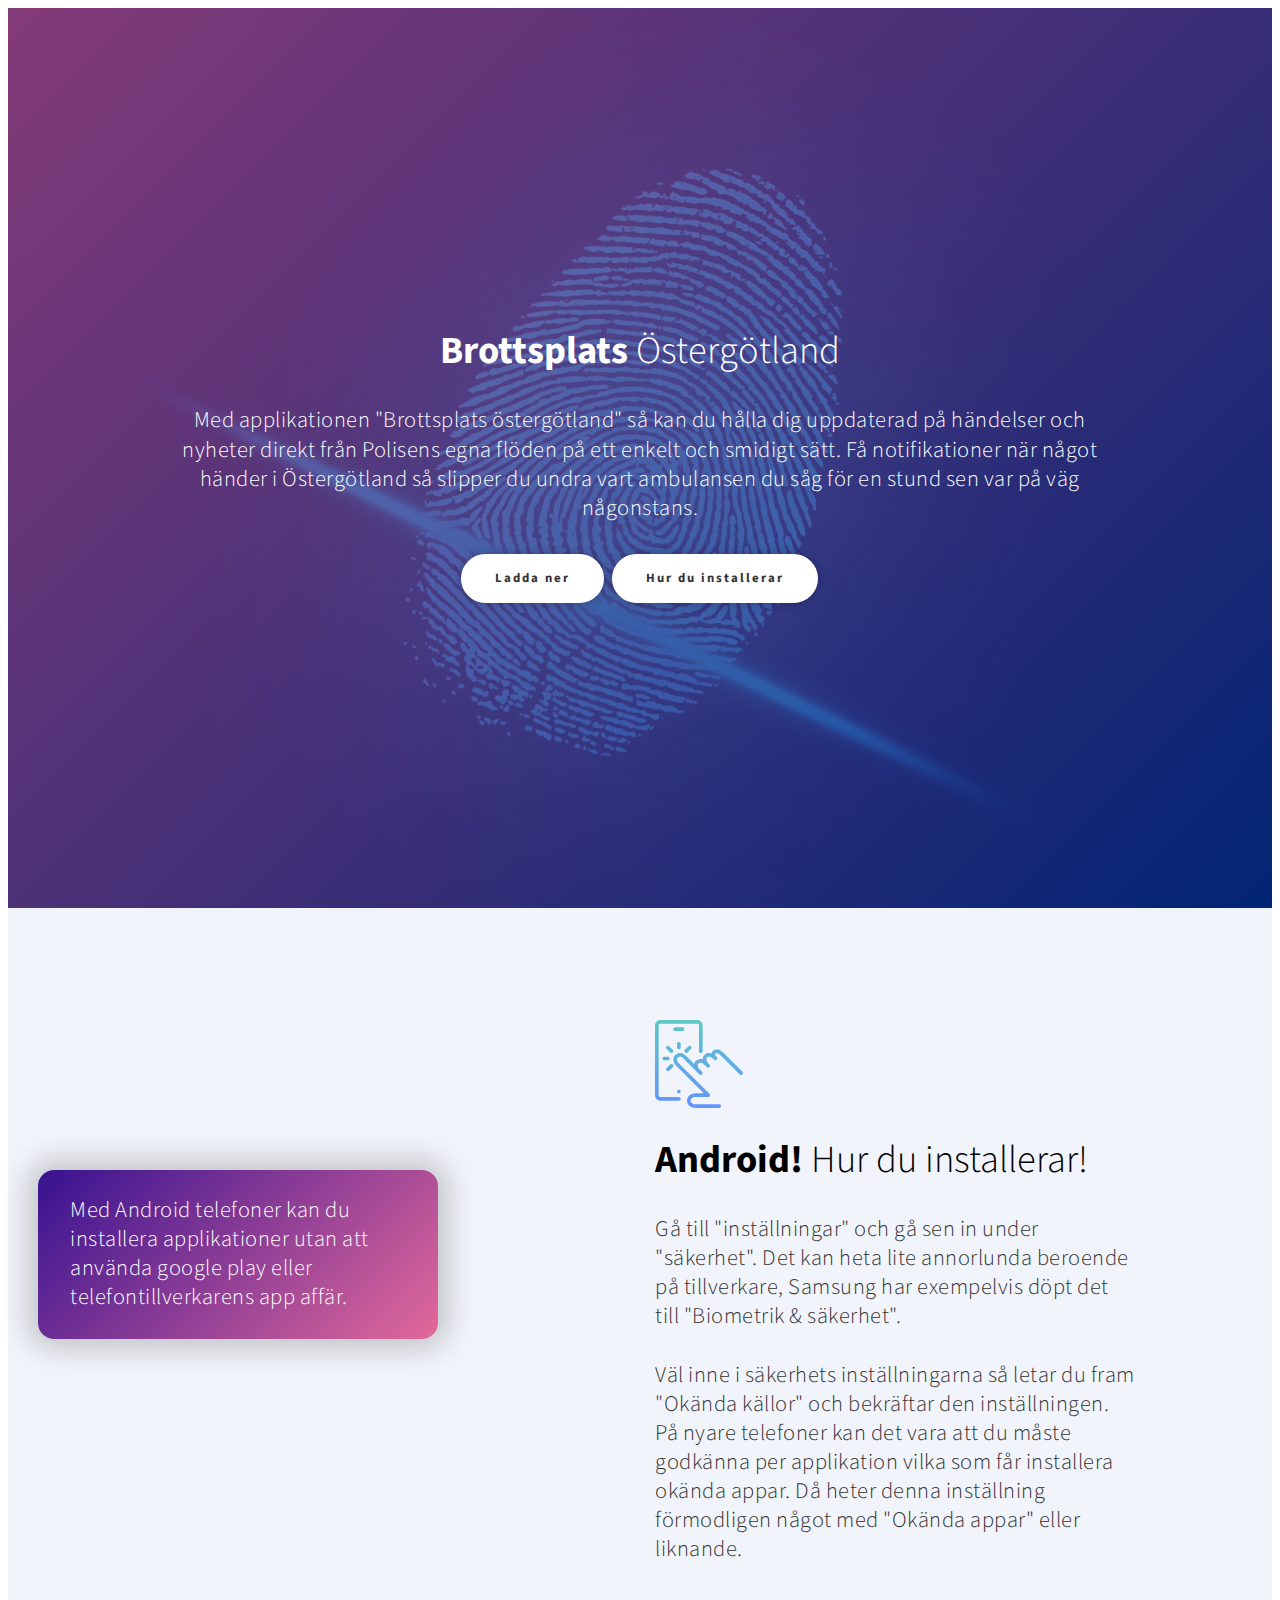
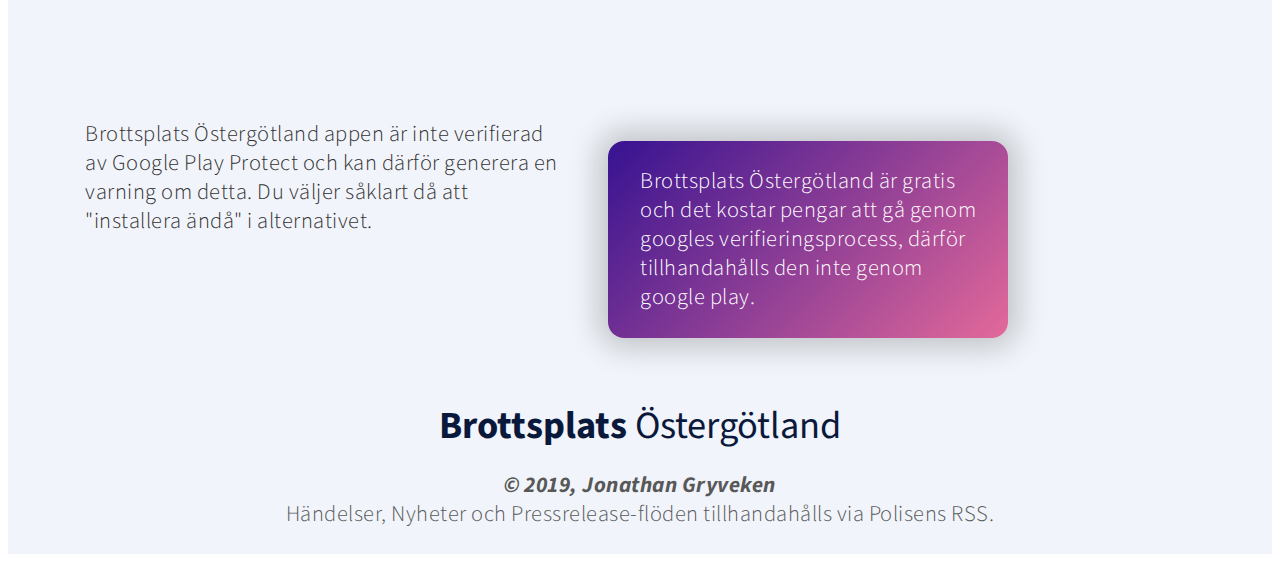
<file: index.html>
<!DOCTYPE html>
<html amp >
<head>
  <!-- Site made with Mobirise Website Builder v4.10.8, https://mobirise.com -->
  <meta charset="UTF-8">
  <meta http-equiv="X-UA-Compatible" content="IE=edge">
  <meta name="generator" content="Mobirise v4.10.8, mobirise.com">
  <meta name="viewport" content="width=device-width, initial-scale=1, minimum-scale=1">
  <link rel="shortcut icon" href="assets/images/adobe-post-20190907-130420-128x128.png" type="image/x-icon">
  <meta name="description" content="">
  
  <title>Crimewatch Region East</title>
  
<link rel="canonical" href="./">
 <style amp-boilerplate>body{-webkit-animation:-amp-start 8s steps(1,end) 0s 1 normal both;-moz-animation:-amp-start 8s steps(1,end) 0s 1 normal both;-ms-animation:-amp-start 8s steps(1,end) 0s 1 normal both;animation:-amp-start 8s steps(1,end) 0s 1 normal both}@-webkit-keyframes -amp-start{from{visibility:hidden}to{visibility:visible}}@-moz-keyframes -amp-start{from{visibility:hidden}to{visibility:visible}}@-ms-keyframes -amp-start{from{visibility:hidden}to{visibility:visible}}@-o-keyframes -amp-start{from{visibility:hidden}to{visibility:visible}}@keyframes -amp-start{from{visibility:hidden}to{visibility:visible}}</style>
<noscript><style amp-boilerplate>body{-webkit-animation:none;-moz-animation:none;-ms-animation:none;animation:none}</style></noscript>
<link href="https://fonts.googleapis.com/css?family=Source+Sans+Pro:200,300,400,500,600,700&subset=cyrillic" rel="stylesheet">
 
 <style amp-custom> 
div,span,h1,h2,h3,h4,h5,h6,p,blockquote,a,ol,ul,li,figcaption,textarea,input{font: inherit;}*{box-sizing: border-box;}body{position: relative;font-style: normal;line-height: 1.5;font-weight: 300;}section{background-color: #eeeeee;background-position: 50% 50%;background-repeat: no-repeat;background-size: cover;}section,.container,.container-fluid{position: relative;word-wrap: break-word;}a.mbr-iconfont:hover{text-decoration: none;}h1,h2,h3{margin: auto;}h1,h3,p{padding: 10px 0;margin-bottom: 15px;}p,li,blockquote{color: #15181b;letter-spacing: 0.5px;line-height: 1.7;}ul,ol,pre,blockquote{margin-bottom: 0;margin-top: 0;}pre{background: #f4f4f4;padding: 10px 24px;white-space: pre-wrap;}p{margin-top: 0;}a{font-style: normal;font-weight: 400;cursor: pointer;}a,a:hover{text-decoration: none;}figure{margin-bottom: 0;}h1,h2,h3,h4,h5,h6,.h1,.h2,.h3,.h4,.h5,.h6,.display-1,.display-2,.display-3,.display-4{line-height: 1;word-break: break-word;word-wrap: break-word;}b,strong{font-weight: bold;}blockquote{padding: 10px 0 10px 20px;position: relative;border-left: 3px solid;}input:-webkit-autofill,input:-webkit-autofill:hover,input:-webkit-autofill:focus,input:-webkit-autofill:active{transition-delay: 9999s;transition-property: background-color,color;}html,body{height: auto;min-height: 100vh;}.mbr-section-title{font-style: normal;line-height: 70px;}.mbr-section-subtitle{line-height: 1.3;}.mbr-text{font-style: normal;line-height: 1.3;}.btn{font-weight: 700;border-width: 2px;border-style: solid;font-style: normal;letter-spacing: 2px;margin: .4rem .25rem;white-space: normal;transition: all .3s ease-in-out,box-shadow 2s ease-in-out;display: -webkit-inline-flex;display: inline-flex;-webkit-align-items: center;align-items: center;-webkit-justify-content: center;justify-content: center;word-break: break-word;box-shadow: 0px 0px 8px 1px rgba(0,0,0,0.2);}.popover-content .btn{box-shadow: none;}.btn-arrow{font-weight: 400;border-width: 0px;border-style: solid;background: none;font-style: normal;letter-spacing: 2px;margin: .4rem .25rem;white-space: normal;transition: all .3s ease-in-out,box-shadow 2s ease-in-out;display: -webkit-inline-flex;display: inline-flex;-webkit-align-items: center;align-items: center;-webkit-justify-content: center;justify-content: center;word-break: break-word;}.btn-form{border-radius: 3px;}.btn-form:hover{cursor: pointer;}.mbr-figure img,.mbr-figure iframe{display: block;width: 100%;}.card{background-color: transparent;border: none;}.card-wrapper{-webkit-flex: 1;flex: 1;}.card-img{text-align: center;-webkit-flex-shrink: 0;flex-shrink: 0;}.media{max-width: 100%;margin: 0 auto;}.mbr-figure{-ms-flex-item-align: center;-ms-grid-row-align: center;-webkit-align-self: center;align-self: center;}.media-container > div{max-width: 100%;}.mbr-figure img,.card-img img{width: 100%;}@media (max-width: 991px){.media-size-item{width: auto;}.media{width: auto;}.mbr-figure{width: 100%;}}.amp-carousel-button:hover{cursor: pointer;}.video-with-lightbox .iconbox:hover{cursor: pointer;}.hidden{visibility: hidden;}.super-hide{display: none;}.inactive{-webkit-user-select: none;-moz-user-select: none;-ms-user-select: none;user-select: none;pointer-events: none;-webkit-user-drag: none;user-drag: none;}textarea[type="hidden"]{display: none;}#scrollToTop{display: none;}.popover-content ul.show{min-height: 155px;}.mbr-white{color: #ffffff;}.mbr-black{color: #000000;}.mbr-bg-white{background-color: #ffffff;}.mbr-bg-black{background-color: #000000;}.align-left{text-align: left;}.align-center{text-align: center;}.align-right{text-align: right;}@media (max-width: 767px){.align-left,.align-center,.align-right,.mbr-section-btn,.mbr-section-title{text-align: center;}}.mbr-light{font-weight: 300;}.mbr-regular{font-weight: 400;}.mbr-semibold{font-weight: 500;}.mbr-bold{font-weight: 700;}.mbr-section-btn{margin-left: -.25rem;margin-right: -.25rem;font-size: 0;}nav .mbr-section-btn{margin-left: 0rem;margin-right: 0rem;}.btn .mbr-iconfont,.btn.btn-sm .mbr-iconfont{cursor: pointer;margin-right: 0.5rem;}.btn.btn-md .mbr-iconfont,.btn.btn-md .mbr-iconfont{margin-right: 0.8rem;}[type="submit"]{-webkit-appearance: none;}.mbr-fullscreen .mbr-overlay{min-height: 100vh;}.mbr-fullscreen{display: -webkit-flex;display: -moz-flex;display: -ms-flex;display: -o-flex;display: flex;-webkit-align-items: center;align-items: center;min-height: 100vh;box-sizing: border-box;padding-top: 3rem;padding-bottom: 3rem;}.mbr-overlay{width: 100%;height: 100%;position: absolute;top: 0;}section.sidebar-open:before{content: '';position: fixed;top: 0;bottom: 0;right: 0;left: 0;background-color: rgba(0,0,0,0.2);z-index: 1040;}form input,form textarea,form select{padding: 1rem;width: 100%;border: none;border-bottom: 2px solid lightgray;background-color: transparent;}form input:focus,form textarea:focus,form select:focus{outline: none;}form input[type="checkbox"],form input[type="radio"]{border: none;background: none;width: auto;}form textarea.field-input{height: 200px;}form .btn,form .mbr-section-btn{margin-left: 0;margin-right: 0;}form .fieldset{display: -webkit-flex;display: flex;-webkit-justify-content: center;justify-content: center;-webkit-flex-wrap: wrap;flex-wrap: wrap;-webkit-align-items: center;align-items: center;}amp-img img{max-height: 100%;max-width: 100%;}img.mbr-temp{width: 100%;}.is-builder .nodisplay + img[async],.is-builder .nodisplay + img[decoding="async"],.is-builder amp-img > a + img[async],.is-builder amp-img > a + img[decoding="async"]{display: none;}html:not(.is-builder) amp-img > a{position: absolute;top: 0;bottom: 0;left: 0;right: 0;z-index: 1;}.is-builder .temp-amp-sizer{position: absolute;}.is-builder amp-youtube .temp-amp-sizer,.is-builder amp-vimeo .temp-amp-sizer{position: static;}.is-builder section.horizontal-menu .ampstart-btn{display: none;}@media (max-width: 991px){.is-builder section.horizontal-menu .navbar-toggler{display: block;}}.is-builder section.horizontal-menu .dropdown-menu{z-index: auto;opacity: 1;pointer-events: auto;}.is-builder section.horizontal-menu .nav-dropdown .link.dropdown-toggle[aria-expanded="true"]{margin-right: 0;padding: 0.667em 1em;}@media (max-width: 767px){.is-builder section.menu .navbar-collapse{max-height: 60vh;overflow-y: auto;}}.container{padding-right: 15px;padding-left: 15px;width: 100%;margin-right: auto;margin-left: auto;}@media (max-width: 767px){.container{max-width: 540px;}}@media (min-width: 768px){.container{max-width: 720px;}}@media (min-width: 992px){.container{max-width: 960px;}}@media (min-width: 1200px){.container{max-width: 1140px;}}.mbr-row,.mbr-form-row{display: -webkit-box;display: -webkit-flex;display: -ms-flexbox;display: flex;-webkit-flex-wrap: wrap;-ms-flex-wrap: wrap;flex-wrap: wrap;margin-right: -15px;margin-left: -15px;}.mbr-form-row{margin-right: -0.5rem;margin-left: -0.5rem;}.mbr-form-row > [class*="mbr-col"]{padding-left: 0.5rem;padding-right: 0.5rem;}.mbr-justify-content-center{-webkit-justify-content: center;justify-content: center;}.mbr-justify-content-left{-webkit-justify-content: flex-start;justify-content: flex-start;}.mbr-justify-content-right{-webkit-justify-content: flex-end;justify-content: flex-end;}@media (max-width: 767px){.mbr-col,.mbr-col-auto{padding-right: 15px;padding-left: 15px;}.mbr-col-sm-2{-ms-flex: 0 0 16.666667%;-webkit-flex: 0 0 16.666667%;flex: 0 0 16.666667%;max-width: 16.666667%;padding-right: 15px;padding-left: 15px;}.mbr-col-sm-8{-ms-flex: 0 0 66.666667%;-webkit-flex: 0 0 66.666667%;flex: 0 0 66.666667%;max-width: 66.666667%;padding-left: 15px;padding-right: 15px;}.mbr-col-sm-12{-ms-flex: 0 0 100%;-webkit-flex: 0 0 100%;flex: 0 0 100%;max-width: 100%;padding-right: 15px;padding-left: 15px;}.mbr-row,.mbr-form-row{margin: 0;}}@media (min-width: 768px){.mbr-col{-ms-flex: 1 1 auto;-webkit-box-flex: 1;flex: 1 1 auto;max-width: 100%;padding-right: 15px;padding-left: 15px;}.mbr-col-auto{-ms-flex: 0 0 auto;flex: 0 0 auto;width: auto;padding-right: 15px;padding-left: 15px;}.mbr-col-md-2{-ms-flex: 0 0 16.666667%;-webkit-flex: 0 0 16.666667%;flex: 0 0 16.666667%;max-width: 16.666667%;padding-right: 15px;padding-left: 15px;}.mbr-col-md-3{-ms-flex: 0 0 25%;-webkit-flex: 0 0 25%;flex: 0 0 25%;max-width: 25%;padding-right: 15px;padding-left: 15px;}.mbr-col-md-4{-ms-flex: 0 0 33.333333%;-webkit-flex: 0 0 33.333333%;flex: 0 0 33.333333%;max-width: 33.333333%;padding-right: 15px;padding-left: 15px;}.mbr-col-md-5{-ms-flex: 0 0 41.666667%;-webkit-flex: 0 0 41.666667%;flex: 0 0 41.666667%;max-width: 41.666667%;padding-right: 15px;padding-left: 15px;}.mbr-col-md-6{-ms-flex: 0 0 50%;-webkit-flex: 0 0 50%;flex: 0 0 50%;max-width: 50%;padding-right: 15px;padding-left: 15px;}.mbr-col-md-7{-ms-flex: 0 0 58.333333%;-webkit-flex: 0 0 58.333333%;flex: 0 0 58.333333%;max-width: 58.333333%;padding-right: 15px;padding-left: 15px;}.mbr-col-md-8{-ms-flex: 0 0 66.666667%;-webkit-flex: 0 0 66.666667%;flex: 0 0 66.666667%;max-width: 66.666667%;padding-left: 15px;padding-right: 15px;}.mbr-col-md-9{-ms-flex: 0 0 75%;-webkit-flex: 0 0 75%;flex: 0 0 75%;max-width: 75%;padding-left: 15px;padding-right: 15px;}.mbr-col-md-10{-ms-flex: 0 0 83.333333%;-webkit-flex: 0 0 83.333333%;flex: 0 0 83.333333%;max-width: 83.333333%;padding-left: 15px;padding-right: 15px;}.mbr-col-md-12{-ms-flex: 0 0 100%;-webkit-flex: 0 0 100%;flex: 0 0 100%;max-width: 100%;padding-right: 15px;padding-left: 15px;}}@media (min-width: 992px){.mbr-col-lg-1{-ms-flex: 0 0 8.333333%;-webkit-flex: 0 0 8.333333%;flex: 0 0 8.333333%;max-width: 8.333333;padding-right: 15px;padding-left: 15px;}.mbr-col-lg-2{-ms-flex: 0 0 16.666667%;-webkit-flex: 0 0 16.666667%;flex: 0 0 16.666667%;max-width: 16.666667%;padding-right: 15px;padding-left: 15px;}.mbr-col-lg-3{-ms-flex: 0 0 25%;-webkit-flex: 0 0 25%;flex: 0 0 25%;max-width: 25%;padding-right: 15px;padding-left: 15px;}.mbr-col-lg-4{-ms-flex: 0 0 33.33%;-webkit-flex: 0 0 33.33%;flex: 0 0 33.33%;max-width: 33.33%;padding-right: 15px;padding-left: 15px;}.mbr-col-lg-5{-ms-flex: 0 0 41.666%;-webkit-flex: 0 0 41.666%;flex: 0 0 41.666%;max-width: 41.666%;padding-right: 15px;padding-left: 15px;}.mbr-col-lg-6{-ms-flex: 0 0 50%;-webkit-flex: 0 0 50%;flex: 0 0 50%;max-width: 50%;padding-right: 15px;padding-left: 15px;}.mbr-col-lg-7{-ms-flex: 0 0 58.333333%;-webkit-flex: 0 0 58.333333%;flex: 0 0 58.333333%;max-width: 58.333333%;padding-right: 15px;padding-left: 15px;}.mbr-col-lg-8{-ms-flex: 0 0 66.666667%;-webkit-flex: 0 0 66.666667%;flex: 0 0 66.666667%;max-width: 66.666667%;padding-left: 15px;padding-right: 15px;}.mbr-col-lg-9{-ms-flex: 0 0 75%;-webkit-flex: 0 0 75%;flex: 0 0 75%;max-width: 75%;padding-left: 15px;padding-right: 15px;}.mbr-col-lg-10{-ms-flex: 0 0 83.3333%;-webkit-flex: 0 0 83.3333%;flex: 0 0 83.3333%;max-width: 83.3333%;padding-right: 15px;padding-left: 15px;}.mbr-col-lg-12{-ms-flex: 0 0 100%;-webkit-flex: 0 0 100%;flex: 0 0 100%;max-width: 100%;padding-right: 15px;padding-left: 15px;}}@media (min-width: 1201px){.mbr-col-xl-7{-ms-flex: 0 0 58.333333%;-webkit-flex: 0 0 58.333333%;flex: 0 0 58.333333%;max-width: 58.333333%;padding-right: 15px;padding-left: 15px;}.mbr-col-xl-8{-ms-flex: 0 0 66.666667%;-webkit-flex: 0 0 66.666667%;flex: 0 0 66.666667%;max-width: 66.666667%;padding-left: 15px;padding-right: 15px;}.mbr-col-xl-5{-ms-flex: 0 0 41.666667%;-webkit-flex: 0 0 41.666667%;flex: 0 0 41.666667%;max-width: 41.666667%;}}amp-sidebar{background: transparent;}#scrollToTopMarker{position: absolute;width: 0px;height: 0px;top: 300px;}#scrollToTopButton{position: fixed;bottom: 25px;right: 25px;opacity: .4;z-index: 5000;font-size: 32px;height: 60px;width: 60px;border: none;border-radius: 3px;cursor: pointer;}#scrollToTopButton:focus{outline: none;}#scrollToTopButton a:before{content: '';position: absolute;height: 40%;top: 36%;width: 2px;left: calc(50% - 1px);}#scrollToTopButton a:after{content: '';position: absolute;border-top: 2px solid;border-right: 2px solid;width: 40%;height: 40%;left: calc(30% - 1px);bottom: 30%;-webkit-transform: rotate(-45deg);transform: rotate(-45deg);}.is-builder #scrollToTopButton a:after{left: 30%;}svg.icon-gradient{width: 0;height: 0;visibility: hidden;}.form-check{margin-bottom: 0;}.form-check-label{padding-left: 0;}.form-check-input{position: relative;margin: 4px;}.form-check-inline{display: -webkit-inline-box;display: -ms-inline-flexbox;display: inline-flex;-webkit-box-align: center;-ms-flex-align: center;align-items: center;padding-left: 0;margin-right: .75rem;}
body{font-family: Source Sans Pro;}blockquote{border-color: #6394ff;}div[submit-success] > *{background: #527cd8;padding: 1rem;margin-bottom: 1rem;}div[submit-error] > *{background: #527cd8;padding: 1rem;margin-bottom: 1rem;}.display-1{font-family: 'Source Sans Pro',sans-serif;font-size: 5.6rem;}.display-2{font-family: 'Source Sans Pro',sans-serif;font-size: 3.4rem;}.display-3{font-family: 'Source Sans Pro',sans-serif;font-size: 2.4rem;}.display-4{font-family: 'Source Sans Pro',sans-serif;font-size: 1.8rem;}.display-5{font-family: 'Source Sans Pro',sans-serif;font-size: 1.4rem;}.display-6{font-family: 'Source Sans Pro',sans-serif;font-size: 1rem;}.display-7{font-family: 'Source Sans Pro',sans-serif;font-size: 0.8rem;}.display-1 .mbr-iconfont-btn{font-size: 5.6rem;width: 5.6rem;}.display-2 .mbr-iconfont-btn{font-size: 3.4rem;width: 3.4rem;}.display-4 .mbr-iconfont-btn{font-size: 1.8rem;width: 1.8rem;}.display-5 .mbr-iconfont-btn{font-size: 1.4rem;width: 1.4rem;}.display-7 .mbr-iconfont-btn{font-size: 0.8rem;width: 0.8rem;}@media (max-width: 768px){.display-1{font-size: 4.48rem;font-size: calc( 2.61rem + (5.6 - 2.61) * ((100vw - 20rem) / (48 - 20)));line-height: calc( 1.4 * (2.61rem + (5.6 - 2.61) * ((100vw - 20rem) / (48 - 20))));}.display-2{font-size: 2.72rem;font-size: calc( 1.8399999999999999rem + (3.4 - 1.8399999999999999) * ((100vw - 20rem) / (48 - 20)));line-height: calc( 1.4 * (1.8399999999999999rem + (3.4 - 1.8399999999999999) * ((100vw - 20rem) / (48 - 20))));}.display-3{font-size: 1.92rem;font-size: calc( 1.49rem + (2.4 - 1.49) * ((100vw - 20rem) / (48 - 20)));line-height: calc( 1.4 * (1.49rem + (2.4 - 1.49) * ((100vw - 20rem) / (48 - 20))));}.display-4{font-size: 1.44rem;font-size: calc( 1.28rem + (1.8 - 1.28) * ((100vw - 20rem) / (48 - 20)));line-height: calc( 1.4 * (1.28rem + (1.8 - 1.28) * ((100vw - 20rem) / (48 - 20))));}.display-5{font-size: 1.12rem;font-size: calc( 1.14rem + (1.4 - 1.14) * ((100vw - 20rem) / (48 - 20)));line-height: calc( 1.4 * (1.14rem + (1.4 - 1.14) * ((100vw - 20rem) / (48 - 20))));}.display-6{font-size: 0.8rem;font-size: calc( 1rem + (1 - 1) * ((100vw - 20rem) / (48 - 20)));line-height: calc( 1.4 * (1rem + (1 - 1) * ((100vw - 20rem) / (48 - 20))));}.display-5{font-size: 0.64rem;font-size: calc( 0.93rem + (0.8 - 0.93) * ((100vw - 20rem) / (48 - 20)));line-height: calc( 1.4 * (0.93rem + (0.8 - 0.93) * ((100vw - 20rem) / (48 - 20))));}}.btn{padding: 0.8rem 2rem;border-radius: 3px;}.btn-sm{border-width: 1px;padding: 0.6rem 0.8rem;border-radius: 3px;}.btn-md{font-weight: 600;margin: .4rem .8rem;padding: 1rem 2rem;border-radius: 3px;}.bg-primary{background-color: #6394ff;}.bg-success{background-color: #527cd8;}.bg-info{background-color: #527cd8;}.bg-warning{background-color: #527cd8;}.bg-danger{background-color: #527cd8;}.btn-primary,.btn-primary:active,.btn-primary.active{background-color: #6394ff;border-color: #6394ff;color: #ffffff;}.btn-primary:hover,.btn-primary:focus,.btn-primary.focus{color: #ffffff;background-color: #1760ff;border-color: #1760ff;}.btn-primary.disabled,.btn-primary:disabled{color: #ffffff;background-color: #1760ff;border-color: #1760ff;}.btn-secondary,.btn-secondary:active,.btn-secondary.active{background-color: #527cd8;border-color: #527cd8;color: #ffffff;}.btn-secondary:hover,.btn-secondary:focus,.btn-secondary.focus{color: #ffffff;background-color: #2955b5;border-color: #2955b5;}.btn-secondary.disabled,.btn-secondary:disabled{color: #ffffff;background-color: #2955b5;border-color: #2955b5;}.btn-info,.btn-info:active,.btn-info.active{background-color: #527cd8;border-color: #527cd8;color: #ffffff;}.btn-info:hover,.btn-info:focus,.btn-info.focus{color: #ffffff;background-color: #2955b5;border-color: #2955b5;}.btn-info.disabled,.btn-info:disabled{color: #ffffff;background-color: #2955b5;border-color: #2955b5;}.btn-success,.btn-success:active,.btn-success.active{background-color: #527cd8;border-color: #527cd8;color: #ffffff;}.btn-success:hover,.btn-success:focus,.btn-success.focus{color: #ffffff;background-color: #2955b5;border-color: #2955b5;}.btn-success.disabled,.btn-success:disabled{color: #ffffff;background-color: #2955b5;border-color: #2955b5;}.btn-warning,.btn-warning:active,.btn-warning.active{background-color: #527cd8;border-color: #527cd8;color: #ffffff;}.btn-warning:hover,.btn-warning:focus,.btn-warning.focus{color: #ffffff;background-color: #2955b5;border-color: #2955b5;}.btn-warning.disabled,.btn-warning:disabled{color: #ffffff;background-color: #2955b5;border-color: #2955b5;}.btn-danger,.btn-danger:active,.btn-danger.active{background-color: #527cd8;border-color: #527cd8;color: #ffffff;}.btn-danger:hover,.btn-danger:focus,.btn-danger.focus{color: #ffffff;background-color: #2955b5;border-color: #2955b5;}.btn-danger.disabled,.btn-danger:disabled{color: #ffffff;background-color: #2955b5;border-color: #2955b5;}.btn-black,.btn-black:active,.btn-black.active{background-color: #333333;border-color: #333333;color: #ffffff;}.btn-black:hover,.btn-black:focus,.btn-black.focus{color: #ffffff;background-color: #0d0d0d;border-color: #0d0d0d;}.btn-black.disabled,.btn-black:disabled{color: #ffffff;background-color: #0d0d0d;border-color: #0d0d0d;}.btn-white,.btn-white:active,.btn-white.active{background-color: #ffffff;border-color: #ffffff;color: #808080;}.btn-white:hover,.btn-white:focus,.btn-white.focus{color: #808080;background-color: #d9d9d9;border-color: #d9d9d9;}.btn-white.disabled,.btn-white:disabled{color: #808080;background-color: #d9d9d9;border-color: #d9d9d9;}.btn-white,.btn-white:active,.btn-white.active{color: #333333;}.btn-white:hover,.btn-white:focus,.btn-white.focus{color: #333333;}.btn-white.disabled,.btn-white:disabled{color: #333333;}.btn-primary-outline,.btn-primary-outline:active,.btn-primary-outline.active{background: none;border-color: #004ffc;color: #004ffc;}.btn-primary-outline:hover,.btn-primary-outline:focus,.btn-primary-outline.focus{color: #ffffff;background-color: #6394ff;border-color: #6394ff;}.btn-primary-outline.disabled,.btn-primary-outline:disabled{color: #ffffff;background-color: #6394ff;border-color: #6394ff;}.btn-secondary-outline,.btn-secondary-outline:active,.btn-secondary-outline.active{background: none;border-color: #244ba0;color: #244ba0;}.btn-secondary-outline:hover,.btn-secondary-outline:focus,.btn-secondary-outline.focus{color: #ffffff;background-color: #527cd8;border-color: #527cd8;}.btn-secondary-outline.disabled,.btn-secondary-outline:disabled{color: #ffffff;background-color: #527cd8;border-color: #527cd8;}.btn-info-outline,.btn-info-outline:active,.btn-info-outline.active{background: none;border-color: #244ba0;color: #244ba0;}.btn-info-outline:hover,.btn-info-outline:focus,.btn-info-outline.focus{color: #ffffff;background-color: #527cd8;border-color: #527cd8;}.btn-info-outline.disabled,.btn-info-outline:disabled{color: #ffffff;background-color: #527cd8;border-color: #527cd8;}.btn-success-outline,.btn-success-outline:active,.btn-success-outline.active{background: none;border-color: #244ba0;color: #244ba0;}.btn-success-outline:hover,.btn-success-outline:focus,.btn-success-outline.focus{color: #ffffff;background-color: #527cd8;border-color: #527cd8;}.btn-success-outline.disabled,.btn-success-outline:disabled{color: #ffffff;background-color: #527cd8;border-color: #527cd8;}.btn-warning-outline,.btn-warning-outline:active,.btn-warning-outline.active{background: none;border-color: #244ba0;color: #244ba0;}.btn-warning-outline:hover,.btn-warning-outline:focus,.btn-warning-outline.focus{color: #ffffff;background-color: #527cd8;border-color: #527cd8;}.btn-warning-outline.disabled,.btn-warning-outline:disabled{color: #ffffff;background-color: #527cd8;border-color: #527cd8;}.btn-danger-outline,.btn-danger-outline:active,.btn-danger-outline.active{background: none;border-color: #244ba0;color: #244ba0;}.btn-danger-outline:hover,.btn-danger-outline:focus,.btn-danger-outline.focus{color: #ffffff;background-color: #527cd8;border-color: #527cd8;}.btn-danger-outline.disabled,.btn-danger-outline:disabled{color: #ffffff;background-color: #527cd8;border-color: #527cd8;}.btn-black-outline,.btn-black-outline:active,.btn-black-outline.active{background: none;border-color: #000000;color: #000000;}.btn-black-outline:hover,.btn-black-outline:focus,.btn-black-outline.focus{color: #ffffff;background-color: #333333;border-color: #333333;}.btn-black-outline.disabled,.btn-black-outline:disabled{color: #ffffff;background-color: #333333;border-color: #333333;}.btn-white-outline,.btn-white-outline:active,.btn-white-outline.active{background: none;border-color: #ffffff;color: #ffffff;}.btn-white-outline:hover,.btn-white-outline:focus,.btn-white-outline.focus{color: #333333;background-color: #ffffff;border-color: #ffffff;}.text-primary{color: #6394ff;}.text-secondary{color: #527cd8;}.text-success{color: #527cd8;}.text-info{color: #527cd8;}.text-warning{color: #527cd8;}.text-danger{color: #527cd8;}.text-white{color: #ffffff;}.text-black{color: #000000;}a.text-primary:hover,a.text-primary:focus{color: #004ffc;}a.text-secondary:hover,a.text-secondary:focus{color: #244ba0;}a.text-success:hover,a.text-success:focus{color: #244ba0;}a.text-info:hover,a.text-info:focus{color: #244ba0;}a.text-warning:hover,a.text-warning:focus{color: #244ba0;}a.text-danger:hover,a.text-danger:focus{color: #244ba0;}a.text-white:hover,a.text-white:focus{color: #b3b3b3;}a.text-black:hover,a.text-black:focus{color: #4d4d4d;}.alert-success{background-color: #527cd8;}.alert-info{background-color: #527cd8;}.alert-warning{background-color: #527cd8;}.alert-danger{background-color: #527cd8;}.mbr-section-btn a.btn:not(.btn-form){border-radius: 100px;transition-property: background-color,color,border-color,box-shadow;transition-duration: .3s,.3s,.3s,.8s;transition-timing-function: ease-in-out;}.mbr-section-btn a.btn:not(.btn-form):hover{box-shadow: 0 10px 40px 0 rgba(0,0,0,0.2);}.nav-tabs .nav-link{border-radius: 100px;}a,a:hover{color: #6394ff;}.mbr-plan-header.bg-primary .mbr-plan-subtitle,.mbr-plan-header.bg-primary .mbr-plan-price-desc{color: #ffffff;}.mbr-plan-header.bg-success .mbr-plan-subtitle,.mbr-plan-header.bg-success .mbr-plan-price-desc{color: #f8fafe;}.mbr-plan-header.bg-info .mbr-plan-subtitle,.mbr-plan-header.bg-info .mbr-plan-price-desc{color: #f8fafe;}.mbr-plan-header.bg-warning .mbr-plan-subtitle,.mbr-plan-header.bg-warning .mbr-plan-price-desc{color: #f8fafe;}.mbr-plan-header.bg-danger .mbr-plan-subtitle,.mbr-plan-header.bg-danger .mbr-plan-price-desc{color: #f8fafe;}.mobirise-spinner{position: absolute;top: 50%;left: 40%;margin-left: 10%;-webkit-transform: translate3d(-50%,-50%,0);z-index: 4;}.mobirise-spinner em{width: 24px;height: 24px;background: #3ac;border-radius: 100%;display: inline-block;-webkit-animation: slide 1s infinite;}.mobirise-spinner em:nth-child(1){-webkit-animation-delay: 0.1s;background: #6394ff;}.mobirise-spinner em:nth-child(2){-webkit-animation-delay: 0.2s;background: #527cd8;}.mobirise-spinner em:nth-child(3){-webkit-animation-delay: 0.3s;background: #527cd8;}@-moz-keyframes slide{0%{-webkit-transform: scale(1);}50%{opacity: 0.3;-webkit-transform: scale(2);}100%{-webkit-transform: scale(1);}}@-webkit-keyframes slide{0%{-webkit-transform: scale(1);}50%{opacity: 0.3;-webkit-transform: scale(2);}100%{-webkit-transform: scale(1);}}@-o-keyframes slide{0%{-webkit-transform: scale(1);}50%{opacity: 0.3;-webkit-transform: scale(2);}100%{-webkit-transform: scale(1);}}@keyframes slide{0%{-webkit-transform: scale(1);}50%{opacity: 0.3;-webkit-transform: scale(2);}100%{-webkit-transform: scale(1);}}.mobirise-loader .amp-active > div{display: none;}#scrollToTopMarker{display: none;}#scrollToTopButton{background-color: #527cd8;border-radius: 50%;}#scrollToTopButton a:before{background: #ffffff;}#scrollToTopButton a:after{border-top-color: #ffffff;border-right-color: #ffffff;}.cid-rBor9oIEyY{background-image: url("assets/images/mbr-1920x1080.jpg");}.cid-rBor9oIEyY .mbr-overlay{background: linear-gradient(135deg,#a54997 0%,#022e93 100%);opacity: 0.8;}.cid-rBor9oIEyY .mbr-section-title{color: #ffffff;text-align: center;}.cid-rBor9oIEyY .mbr-text,.cid-rBor9oIEyY .mbr-section-btn{color: #ffffff;text-align: center;}.cid-rBor9oIEyY h1{margin: 0;}.cid-rBswNN7q76{padding-top: 7rem;padding-bottom: 0rem;background-color: #f1f4fa;}.cid-rBswNN7q76 .mbr-row{-webkit-flex-direction: row-reverse;flex-direction: row-reverse;}.cid-rBswNN7q76 .block1{max-width: 480px;}.cid-rBswNN7q76 .relative{position: relative;min-height: 400px;}.cid-rBswNN7q76 .img-wrap{z-index: 0;margin: auto;max-width: 90%;border-radius: 2rem;box-shadow: 0px 0px 30px 10px rgba(0,0,0,0.2);-webkit-mask-image: -webkit-radial-gradient(white,black);}.cid-rBswNN7q76 amp-img{border-radius: 2rem;max-width: 100%;margin: auto;}.cid-rBswNN7q76 h1{margin: 0;}.cid-rBswNN7q76 p{line-height: 1.3;margin-bottom: 0;}.cid-rBswNN7q76 .wrap{display: flex;-webkit-align-items: center;align-items: center;padding: 0.5rem;}.cid-rBswNN7q76 h2{margin: 0;}.cid-rBswNN7q76 .block-1{position: absolute;top: 150px;left: -2rem;background: linear-gradient(135deg,#361291 0%,#e3699a 100%);max-width: 400px;border-radius: 1rem;padding: 1rem 2rem;margin-bottom: 2rem;box-shadow: 0px 0px 30px 10px rgba(0,0,0,0.2);z-index: 2;}.cid-rBswNN7q76 .block1{color: #313131;}@media (max-width: 991px){.cid-rBswNN7q76 .block-1{top: 230px;left: 0rem;}.cid-rBswNN7q76 .img-wrap{margin-top: 2rem;}}.cid-rBswNN7q76 .iconfont-wrapper{display: inline-block;width: 5.5rem;height: 5.5rem;margin-right: 1rem;}.cid-rBswNN7q76 .iconfont-wrapper .amp-iconfont{background: -webkit-gradient(linear,left top,left bottom,from(#5fc7c6),to(#6394ff));-webkit-background-clip: text;-webkit-text-fill-color: transparent;font-size: 5.5rem;}.cid-rBsA8MKkel{padding-top: 1rem;padding-bottom: 0rem;background-color: #f1f4fa;}.cid-rBsA8MKkel .block1{max-width: 480px;}.cid-rBsA8MKkel .amp-iconfont{margin-bottom: 1.5rem;}.cid-rBsA8MKkel .relative{position: relative;min-height: 400px;}.cid-rBsA8MKkel .img-wrap{z-index: 0;margin: auto;max-width: 90%;border-radius: 2rem;box-shadow: 0px 0px 30px 10px rgba(0,0,0,0.2);-webkit-mask-image: -webkit-radial-gradient(white,black);}.cid-rBsA8MKkel amp-img{border-radius: 2rem;max-width: 100%;margin: auto;}.cid-rBsA8MKkel h1{margin: 0;}.cid-rBsA8MKkel p{line-height: 1.3;margin-bottom: 0;}.cid-rBsA8MKkel .wrap{display: flex;-webkit-align-items: center;align-items: center;padding: 0.5rem;}.cid-rBsA8MKkel .mbr-text,.cid-rBsA8MKkel .mbr-section-btn{color: #0a193b;}.cid-rBsA8MKkel h2{margin: 0;}.cid-rBsA8MKkel .block-1{position: absolute;top: 150px;left: -2rem;background: linear-gradient(135deg,#361291 0%,#e3699a 100%);max-width: 400px;border-radius: 1rem;padding: 1rem 2rem;margin-bottom: 2rem;box-shadow: 0px 0px 30px 10px rgba(0,0,0,0.2);z-index: 2;}.cid-rBsA8MKkel .block1{color: #313131;}@media (max-width: 991px){.cid-rBsA8MKkel .block-1{top: 230px;left: 0rem;}.cid-rBsA8MKkel .img-wrap{margin-top: 2rem;}}.cid-rBsA8MKkel .iconfont-wrapper{display: inline-block;width: 7rem;height: 7rem;margin-right: 1rem;}.cid-rBsA8MKkel .iconfont-wrapper .amp-iconfont{background: -webkit-gradient(linear,left top,left bottom,from(#6394ff),to(#2bb4c5));-webkit-background-clip: text;-webkit-text-fill-color: transparent;font-size: 7rem;}.cid-rBsBJBJXNO{padding-top: 0rem;padding-bottom: 0rem;background-color: #f1f4fa;}.cid-rBsBJBJXNO .mbr-section-title{color: #0a193b;}.cid-rBsBJBJXNO .mbr-text,.cid-rBsBJBJXNO .mbr-section-btn{color: #585858;}
.engine{position: absolute;text-indent: -2400px;text-align: center;padding: 0;top: 0;left: -2400px;}[class*="-iconfont"]{display: inline-flex;}</style>
 
  <script async  src="https://cdn.ampproject.org/v0.js"></script>
  <script async custom-element="amp-analytics" src="https://cdn.ampproject.org/v0/amp-analytics-0.1.js"></script>
  
  
</head>
<body>
  <section class="header4 cid-rBor9oIEyY mbr-fullscreen" id="header4-6">

    
    <div class="mbr-overlay" style="opacity: 0.8; background-color: rgb(165, 73, 151);"></div>
    <div class="container">
        <div class="mbr-row mbr-justify-content-center">
            <div class="mbr-col-lg-10 mbr-col-md-12">
                <h1 class="mbr-fonts-style mbr-section-title display-3"><strong>Brottsplats</strong>&nbsp;Östergötland</h1>
                <p class="mbr-fonts-style mbr-text display-5">Med applikationen "Brottsplats östergötland" så kan du hålla dig uppdaterad på händelser och nyheter direkt från Polisens egna flöden på ett enkelt och smidigt sätt. Få notifikationer när något händer i Östergötland så slipper du undra vart ambulansen du såg för en stund sen var på väg någonstans.</p>
                <div class="mbr-section-btn"><a class="btn btn-lg mbr-editable-button btn-white display-7" href="https://1drv.ms/u/s!ArH5JPewHi7pkJRqaFSF7-ajoLxQNA?e=tM0112" target="_blank">Ladda ner</a> <a class="btn btn-lg mbr-editable-button btn-white display-7" href="index.html#features7-a">Hur du installerar</a></div>
            </div>
        </div>
    </div>
</section>

<section class="features7 cid-rBswNN7q76" id="features7-a">

    
    
    <div class="container">
        <div class="mbr-row mbr-justify-content-center">
            <div class="mbr-col-lg-6 mbr-col-md-12 mbr-col-sm-12">
                <span class="iconfont-wrapper">
                    <span class="amp-iconfont mbri-touch"><svg version="1.1" xmlns="http://www.w3.org/2000/svg" width="88" height="88" viewBox="0 0 32 32" fill="currentColor" style="fill: url(&quot;#icoGradient20&quot;);">

<path d="M22.594 10.667c-0.423 0-0.843 0.060-1.224 0.31-0.325 0.213-0.564 0.519-0.701 0.872-0.042 0.109-0.054 0.222-0.076 0.333-0.016-0.006-0.028-0.015-0.044-0.021-0.42-0.143-0.884-0.201-1.354-0.117-0.474 0.084-0.928 0.309-1.273 0.685-0.334 0.363-0.519 0.816-0.573 1.276-0.014 0.115 0.042 0.215 0.044 0.328-0.037-0.012-0.062-0.039-0.099-0.049-0.404-0.116-0.84-0.143-1.271-0.049-0.432 0.094-0.839 0.305-1.161 0.628-0.31 0.31-0.511 0.7-0.609 1.115l-2.583-2.581c-0.23-0.229-0.48-0.48-0.784-0.711s-0.658-0.437-1.063-0.56c-0.407-0.124-0.85-0.158-1.289-0.065-0.441 0.093-0.85 0.311-1.174 0.635s-0.542 0.733-0.635 1.174c-0.093 0.439-0.058 0.882 0.065 1.289 0.123 0.405 0.328 0.758 0.56 1.063s0.481 0.554 0.711 0.784l9.664 9.661h-2.391c-0.344 0-0.719-0.002-1.117 0.052-0.399 0.054-0.813 0.166-1.203 0.375-0.393 0.21-0.744 0.511-1 0.904-0.257 0.394-0.398 0.858-0.398 1.336s0.142 0.942 0.398 1.336c0.256 0.393 0.607 0.694 1 0.904 0.391 0.209 0.804 0.321 1.203 0.375 0.398 0.054 0.773 0.052 1.117 0.052h8c0.902 0.013 0.855-1.333 0-1.333h-8c-0.341 0-0.656-0.003-0.938-0.042-0.28-0.038-0.538-0.112-0.753-0.227-0.212-0.113-0.395-0.276-0.513-0.458-0.117-0.18-0.182-0.399-0.182-0.607s0.065-0.426 0.182-0.607c0.118-0.182 0.301-0.345 0.513-0.458 0.214-0.115 0.472-0.188 0.753-0.227 0.282-0.038 0.596-0.042 0.938-0.042h4c0.594-0 0.881-0.729 0.471-1.138l-10.802-10.799c-0.228-0.228-0.433-0.438-0.594-0.648s-0.279-0.427-0.344-0.641c-0.064-0.211-0.077-0.434-0.036-0.628 0.040-0.191 0.141-0.375 0.273-0.508s0.316-0.233 0.508-0.273c0.193-0.041 0.416-0.028 0.628 0.036 0.214 0.065 0.431 0.184 0.641 0.344s0.421 0.366 0.648 0.594l5.469 5.466c0.582 0.606 1.55-0.36 0.943-0.943l-0.667-0.667c-0.224-0.224-0.425-0.429-0.578-0.635s-0.268-0.422-0.328-0.633c-0.060-0.21-0.070-0.43-0.029-0.622 0.041-0.191 0.14-0.372 0.268-0.5s0.309-0.227 0.5-0.268c0.192-0.042 0.413-0.031 0.622 0.029 0.211 0.060 0.427 0.175 0.633 0.328s0.404 0.362 0.635 0.578l0.727 0.678c0.593 0.553 1.479-0.335 0.877-0.937-0.535-0.535-0.858-0.921-1.031-1.379-0.086-0.227-0.121-0.463-0.096-0.672 0.024-0.205 0.112-0.401 0.232-0.531 0.123-0.134 0.318-0.237 0.526-0.273 0.212-0.038 0.455-0.015 0.69 0.065 0.647 0.272 1.006 0.646 1.409 1.049 0.635 0.635 1.537-0.443 0.943-0.943-0.164-0.138-0.298-0.335-0.404-0.453-0.095-0.136-0.159-0.274-0.182-0.398-0.023-0.122-0.012-0.249 0.026-0.346 0.037-0.097 0.111-0.188 0.19-0.24 0.094-0.062 0.247-0.101 0.406-0.091 0.165 0.011 0.35 0.070 0.536 0.169 0.381 0.204 0.745 0.563 1.151 0.969l6.667 6.667c0.6 0.6 1.54-0.346 0.943-0.943l-6.667-6.667c-0.398-0.398-0.842-0.868-1.464-1.201-0.315-0.168-0.658-0.328-1.081-0.328zM5.979 16c-0.173 0.001-0.338 0.078-0.458 0.203l-1.333 1.333c-0.591 0.567 0.371 1.539 0.943 0.943l1.333-1.333c0.438-0.424 0.131-1.15-0.484-1.146zM12.667 9.333c-0.173 0.005-0.358 0.064-0.479 0.188l-1.333 1.333c-0.582 0.558 0.315 1.571 0.943 0.943l1.333-1.333c0.396-0.388 0.159-1.13-0.464-1.13zM4.667 9.333c-0.599 0-0.886 0.724-0.471 1.125l1.333 1.333c0.61 0.636 1.541-0.369 0.943-0.943l-1.333-1.333c-0.126-0.13-0.291-0.182-0.471-0.182zM2.667 14c0-0.369 0.297-0.667 0.667-0.667h1.333c0.369 0 0.667 0.297 0.667 0.667s-0.297 0.667-0.667 0.667h-1.333c-0.369 0-0.667-0.297-0.667-0.667zM8.667 8c0.369 0 0.667 0.297 0.667 0.667v1.333c0 0.369-0.297 0.667-0.667 0.667s-0.667-0.297-0.667-0.667v-1.333c0-0.369 0.297-0.667 0.667-0.667zM9.335 26c0 0.368-0.298 0.667-0.667 0.667s-0.667-0.298-0.667-0.667c0-0.368 0.298-0.667 0.667-0.667s0.667 0.298 0.667 0.667zM7.335 2.667h2.667c0.369 0 0.667 0.297 0.667 0.667s-0.297 0.667-0.667 0.667h-2.667c-0.369 0-0.667-0.297-0.667-0.667s0.297-0.667 0.667-0.667zM2.002-0c-1.096 0-2 0.904-2 2v25.333c0 1.096 0.904 2 2 2h6.667c0.902 0.013 0.902-1.346 0-1.333h-6.667c-0.381 0-0.667-0.286-0.667-0.667v-25.333c0-0.381 0.286-0.667 0.667-0.667h13.333c0.381 0 0.667 0.286 0.667 0.667v9.333c-0.013 0.902 1.346 0.902 1.333 0v-9.333c0-1.096-0.904-2-2-2z"></path>
</svg></span>
                </span>
                <svg class="icon-gradient">
                    <defs>
                        <linearGradient id="icoGradient20" x1="0%" y1="0%" x2="0%" y2="100%">
                            <stop offset="0%" stop-color="#5fc7c6"></stop>
                            <stop offset="100%" stop-color="#6394ff"></stop>
                        </linearGradient>
                    </defs>
                </svg>
                <h1 class="mbr-fonts-style mbr-section-title mbr-black display-3">
                    <strong>Android!&nbsp;</strong>Hur du installerar!</h1>
                    <p class="mbr-fonts-style mbr-text block1 display-5">Gå till "inställningar" och gå sen in under "säkerhet". Det kan heta lite annorlunda beroende på tillverkare, Samsung har exempelvis döpt det till "Biometrik &amp; säkerhet".<br><br>Väl inne i säkerhets inställningarna så letar du fram "Okända källor" och bekräftar den inställningen. På nyare telefoner kan det vara att du måste godkänna per applikation vilka som får installera okända appar. Då heter denna inställning förmodligen något med "Okända appar" eller liknande.<br>
                    </p>
                    
                </div>
                <div class="mbr-col-lg-6 mbr-col-md-12 mbr-col-sm-12 relative">
                    <div class="block-1">
                        <p class="mbr-fonts-style block2 mbr-white display-5">Med Android telefoner kan du installera applikationer utan att använda google play eller telefontillverkarens app affär.</p>
                    </div>
                    <div class="img-wrap">
                        <amp-img class="mobirise-loader" src="assets/images/mbr-972x648.jpg" alt="Mobirise" width="486" layout="responsive" height="324">
                            <div placeholder="" class="placeholder">
                                <div class="mobirise-spinner">
                                    <em></em>
                                    <em></em>
                                    <em></em>
                                </div></div>
                            
                        </amp-img>
                    </div>
                </div>
            </div>
        </div>
    </section>

<section class="features15 cid-rBsA8MKkel" id="features15-c">

    
    
    <div class="container">
        <div class="mbr-row mbr-justify-content-center">
            <div class="mbr-col-lg-6 mbr-col-md-12 mbr-col-sm-12">
                <span class="iconfont-wrapper">
                    
                </span>
                <svg class="icon-gradient">
                    <defs>
                        <linearGradient id="icoGradient40" x1="0%" y1="0%" x2="0%" y2="100%">
                            <stop offset="0%" stop-color="#6394ff"></stop>
                            <stop offset="100%" stop-color="#2bb4c5"></stop>
                        </linearGradient>
                    </defs>
                </svg>
                
                    <p class="mbr-fonts-style mbr-text block1 display-5">Brottsplats Östergötland appen är inte verifierad av Google Play Protect och kan därför generera en varning om detta. Du väljer såklart då att "installera ändå" i alternativet.                        <br>
                    </p>
                    
                </div>
                <div class="mbr-col-lg-6 mbr-col-md-12 mbr-col-sm-12 relative">
                    <div class="block-1">
                        <p class="mbr-fonts-style block2 mbr-white display-5">
                        Brottsplats Östergötland är gratis och det kostar pengar att gå genom googles verifieringsprocess, därför tillhandahålls den inte genom google play.</p>
                    </div>
                    <div class="img-wrap">
                        <amp-img class="mobirise-loader" src="assets/images/mbr-1-972x648.jpg" alt="Mobirise" width="486" layout="responsive" height="324">
                            <div placeholder="" class="placeholder">
                                <div class="mobirise-spinner">
                                    <em></em>
                                    <em></em>
                                    <em></em>
                                </div></div>
                            
                        </amp-img>
                    </div>
                </div>
            </div>
        </div>
    </section>

<section class="footer3 cid-rBsBJBJXNO" id="footer3-f">

    
    

    <div class="container">
        <div class="mbr-row mbr-justify-content-center">
            <div class="mbr-col-lg-8 mbr-col-md-12 align-center">
                <h2 class="mbr-fonts-style mbr-bold mbr-section-title display-3">Brottsplats&nbsp;<span style="font-weight: normal;">Östergötland</span></h2>
                <p class="mbr-fonts-style mbr-text display-5"><em><strong>© 2019, Jonathan Gryveken</strong></em><br>Händelser, Nyheter och Pressrelease-flöden tillhandahålls via Polisens RSS.</p>
            </div>
        </div>
    </div>
</section>


  
  
</body>
</html>
</file>
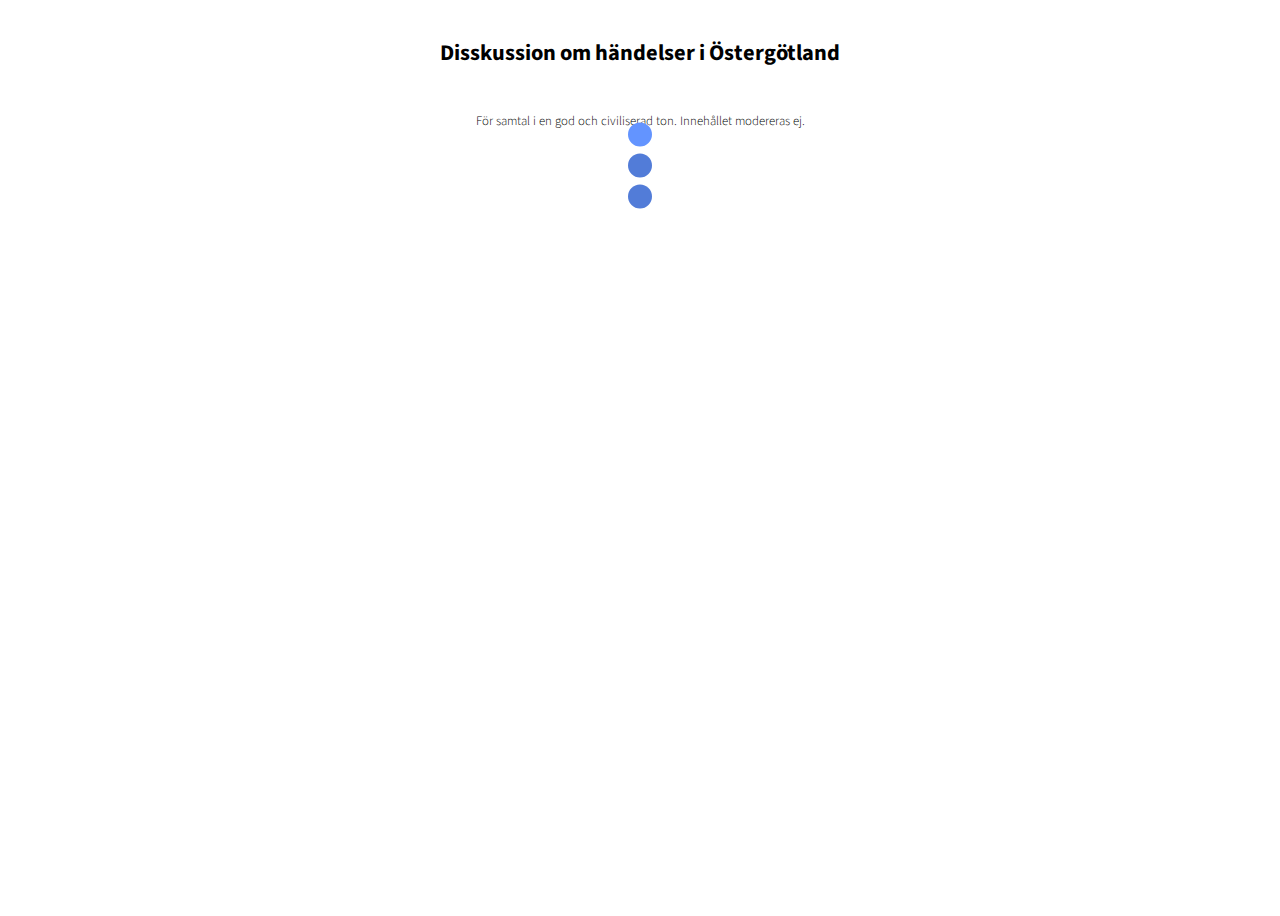
<file: chat.html>
<!DOCTYPE html>
<html amp >
<head>
  <!-- Site made with Mobirise Website Builder v4.10.8, https://mobirise.com -->
  <meta charset="UTF-8">
  <meta http-equiv="X-UA-Compatible" content="IE=edge">
  <meta name="generator" content="Mobirise v4.10.8, mobirise.com">
  <meta name="viewport" content="width=device-width, initial-scale=1, minimum-scale=1">
  <link rel="shortcut icon" href="assets/images/adobe-post-20190907-130420-128x128.png" type="image/x-icon">
  <meta name="description" content="">
  
  <title>Chat</title>
  
<link rel="canonical" href="chat.html">
 <style amp-boilerplate>body{-webkit-animation:-amp-start 8s steps(1,end) 0s 1 normal both;-moz-animation:-amp-start 8s steps(1,end) 0s 1 normal both;-ms-animation:-amp-start 8s steps(1,end) 0s 1 normal both;animation:-amp-start 8s steps(1,end) 0s 1 normal both}@-webkit-keyframes -amp-start{from{visibility:hidden}to{visibility:visible}}@-moz-keyframes -amp-start{from{visibility:hidden}to{visibility:visible}}@-ms-keyframes -amp-start{from{visibility:hidden}to{visibility:visible}}@-o-keyframes -amp-start{from{visibility:hidden}to{visibility:visible}}@keyframes -amp-start{from{visibility:hidden}to{visibility:visible}}</style>
<noscript><style amp-boilerplate>body{-webkit-animation:none;-moz-animation:none;-ms-animation:none;animation:none}</style></noscript>
<link href="https://fonts.googleapis.com/css?family=Source+Sans+Pro:200,300,400,500,600,700&subset=cyrillic" rel="stylesheet">
 
 <style amp-custom> 
div,span,h1,h2,h3,h4,h5,h6,p,blockquote,a,ol,ul,li,figcaption,textarea,input{font: inherit;}*{box-sizing: border-box;}body{position: relative;font-style: normal;line-height: 1.5;font-weight: 300;}section{background-color: #eeeeee;background-position: 50% 50%;background-repeat: no-repeat;background-size: cover;}section,.container,.container-fluid{position: relative;word-wrap: break-word;}a.mbr-iconfont:hover{text-decoration: none;}h1,h2,h3{margin: auto;}h1,h3,p{padding: 10px 0;margin-bottom: 15px;}p,li,blockquote{color: #15181b;letter-spacing: 0.5px;line-height: 1.7;}ul,ol,pre,blockquote{margin-bottom: 0;margin-top: 0;}pre{background: #f4f4f4;padding: 10px 24px;white-space: pre-wrap;}p{margin-top: 0;}a{font-style: normal;font-weight: 400;cursor: pointer;}a,a:hover{text-decoration: none;}figure{margin-bottom: 0;}h1,h2,h3,h4,h5,h6,.h1,.h2,.h3,.h4,.h5,.h6,.display-1,.display-2,.display-3,.display-4{line-height: 1;word-break: break-word;word-wrap: break-word;}b,strong{font-weight: bold;}blockquote{padding: 10px 0 10px 20px;position: relative;border-left: 3px solid;}input:-webkit-autofill,input:-webkit-autofill:hover,input:-webkit-autofill:focus,input:-webkit-autofill:active{transition-delay: 9999s;transition-property: background-color,color;}html,body{height: auto;min-height: 100vh;}.mbr-section-title{font-style: normal;line-height: 70px;}.mbr-section-subtitle{line-height: 1.3;}.mbr-text{font-style: normal;line-height: 1.3;}.btn{font-weight: 700;border-width: 2px;border-style: solid;font-style: normal;letter-spacing: 2px;margin: .4rem .25rem;white-space: normal;transition: all .3s ease-in-out,box-shadow 2s ease-in-out;display: -webkit-inline-flex;display: inline-flex;-webkit-align-items: center;align-items: center;-webkit-justify-content: center;justify-content: center;word-break: break-word;box-shadow: 0px 0px 8px 1px rgba(0,0,0,0.2);}.popover-content .btn{box-shadow: none;}.btn-arrow{font-weight: 400;border-width: 0px;border-style: solid;background: none;font-style: normal;letter-spacing: 2px;margin: .4rem .25rem;white-space: normal;transition: all .3s ease-in-out,box-shadow 2s ease-in-out;display: -webkit-inline-flex;display: inline-flex;-webkit-align-items: center;align-items: center;-webkit-justify-content: center;justify-content: center;word-break: break-word;}.btn-form{border-radius: 3px;}.btn-form:hover{cursor: pointer;}.mbr-figure img,.mbr-figure iframe{display: block;width: 100%;}.card{background-color: transparent;border: none;}.card-wrapper{-webkit-flex: 1;flex: 1;}.card-img{text-align: center;-webkit-flex-shrink: 0;flex-shrink: 0;}.media{max-width: 100%;margin: 0 auto;}.mbr-figure{-ms-flex-item-align: center;-ms-grid-row-align: center;-webkit-align-self: center;align-self: center;}.media-container > div{max-width: 100%;}.mbr-figure img,.card-img img{width: 100%;}@media (max-width: 991px){.media-size-item{width: auto;}.media{width: auto;}.mbr-figure{width: 100%;}}.amp-carousel-button:hover{cursor: pointer;}.video-with-lightbox .iconbox:hover{cursor: pointer;}.hidden{visibility: hidden;}.super-hide{display: none;}.inactive{-webkit-user-select: none;-moz-user-select: none;-ms-user-select: none;user-select: none;pointer-events: none;-webkit-user-drag: none;user-drag: none;}textarea[type="hidden"]{display: none;}#scrollToTop{display: none;}.popover-content ul.show{min-height: 155px;}.mbr-white{color: #ffffff;}.mbr-black{color: #000000;}.mbr-bg-white{background-color: #ffffff;}.mbr-bg-black{background-color: #000000;}.align-left{text-align: left;}.align-center{text-align: center;}.align-right{text-align: right;}@media (max-width: 767px){.align-left,.align-center,.align-right,.mbr-section-btn,.mbr-section-title{text-align: center;}}.mbr-light{font-weight: 300;}.mbr-regular{font-weight: 400;}.mbr-semibold{font-weight: 500;}.mbr-bold{font-weight: 700;}.mbr-section-btn{margin-left: -.25rem;margin-right: -.25rem;font-size: 0;}nav .mbr-section-btn{margin-left: 0rem;margin-right: 0rem;}.btn .mbr-iconfont,.btn.btn-sm .mbr-iconfont{cursor: pointer;margin-right: 0.5rem;}.btn.btn-md .mbr-iconfont,.btn.btn-md .mbr-iconfont{margin-right: 0.8rem;}[type="submit"]{-webkit-appearance: none;}.mbr-fullscreen .mbr-overlay{min-height: 100vh;}.mbr-fullscreen{display: -webkit-flex;display: -moz-flex;display: -ms-flex;display: -o-flex;display: flex;-webkit-align-items: center;align-items: center;min-height: 100vh;box-sizing: border-box;padding-top: 3rem;padding-bottom: 3rem;}.mbr-overlay{width: 100%;height: 100%;position: absolute;top: 0;}section.sidebar-open:before{content: '';position: fixed;top: 0;bottom: 0;right: 0;left: 0;background-color: rgba(0,0,0,0.2);z-index: 1040;}form input,form textarea,form select{padding: 1rem;width: 100%;border: none;border-bottom: 2px solid lightgray;background-color: transparent;}form input:focus,form textarea:focus,form select:focus{outline: none;}form input[type="checkbox"],form input[type="radio"]{border: none;background: none;width: auto;}form textarea.field-input{height: 200px;}form .btn,form .mbr-section-btn{margin-left: 0;margin-right: 0;}form .fieldset{display: -webkit-flex;display: flex;-webkit-justify-content: center;justify-content: center;-webkit-flex-wrap: wrap;flex-wrap: wrap;-webkit-align-items: center;align-items: center;}amp-img img{max-height: 100%;max-width: 100%;}img.mbr-temp{width: 100%;}.is-builder .nodisplay + img[async],.is-builder .nodisplay + img[decoding="async"],.is-builder amp-img > a + img[async],.is-builder amp-img > a + img[decoding="async"]{display: none;}html:not(.is-builder) amp-img > a{position: absolute;top: 0;bottom: 0;left: 0;right: 0;z-index: 1;}.is-builder .temp-amp-sizer{position: absolute;}.is-builder amp-youtube .temp-amp-sizer,.is-builder amp-vimeo .temp-amp-sizer{position: static;}.is-builder section.horizontal-menu .ampstart-btn{display: none;}@media (max-width: 991px){.is-builder section.horizontal-menu .navbar-toggler{display: block;}}.is-builder section.horizontal-menu .dropdown-menu{z-index: auto;opacity: 1;pointer-events: auto;}.is-builder section.horizontal-menu .nav-dropdown .link.dropdown-toggle[aria-expanded="true"]{margin-right: 0;padding: 0.667em 1em;}@media (max-width: 767px){.is-builder section.menu .navbar-collapse{max-height: 60vh;overflow-y: auto;}}.container{padding-right: 15px;padding-left: 15px;width: 100%;margin-right: auto;margin-left: auto;}@media (max-width: 767px){.container{max-width: 540px;}}@media (min-width: 768px){.container{max-width: 720px;}}@media (min-width: 992px){.container{max-width: 960px;}}@media (min-width: 1200px){.container{max-width: 1140px;}}.mbr-row,.mbr-form-row{display: -webkit-box;display: -webkit-flex;display: -ms-flexbox;display: flex;-webkit-flex-wrap: wrap;-ms-flex-wrap: wrap;flex-wrap: wrap;margin-right: -15px;margin-left: -15px;}.mbr-form-row{margin-right: -0.5rem;margin-left: -0.5rem;}.mbr-form-row > [class*="mbr-col"]{padding-left: 0.5rem;padding-right: 0.5rem;}.mbr-justify-content-center{-webkit-justify-content: center;justify-content: center;}.mbr-justify-content-left{-webkit-justify-content: flex-start;justify-content: flex-start;}.mbr-justify-content-right{-webkit-justify-content: flex-end;justify-content: flex-end;}@media (max-width: 767px){.mbr-col,.mbr-col-auto{padding-right: 15px;padding-left: 15px;}.mbr-col-sm-2{-ms-flex: 0 0 16.666667%;-webkit-flex: 0 0 16.666667%;flex: 0 0 16.666667%;max-width: 16.666667%;padding-right: 15px;padding-left: 15px;}.mbr-col-sm-8{-ms-flex: 0 0 66.666667%;-webkit-flex: 0 0 66.666667%;flex: 0 0 66.666667%;max-width: 66.666667%;padding-left: 15px;padding-right: 15px;}.mbr-col-sm-12{-ms-flex: 0 0 100%;-webkit-flex: 0 0 100%;flex: 0 0 100%;max-width: 100%;padding-right: 15px;padding-left: 15px;}.mbr-row,.mbr-form-row{margin: 0;}}@media (min-width: 768px){.mbr-col{-ms-flex: 1 1 auto;-webkit-box-flex: 1;flex: 1 1 auto;max-width: 100%;padding-right: 15px;padding-left: 15px;}.mbr-col-auto{-ms-flex: 0 0 auto;flex: 0 0 auto;width: auto;padding-right: 15px;padding-left: 15px;}.mbr-col-md-2{-ms-flex: 0 0 16.666667%;-webkit-flex: 0 0 16.666667%;flex: 0 0 16.666667%;max-width: 16.666667%;padding-right: 15px;padding-left: 15px;}.mbr-col-md-3{-ms-flex: 0 0 25%;-webkit-flex: 0 0 25%;flex: 0 0 25%;max-width: 25%;padding-right: 15px;padding-left: 15px;}.mbr-col-md-4{-ms-flex: 0 0 33.333333%;-webkit-flex: 0 0 33.333333%;flex: 0 0 33.333333%;max-width: 33.333333%;padding-right: 15px;padding-left: 15px;}.mbr-col-md-5{-ms-flex: 0 0 41.666667%;-webkit-flex: 0 0 41.666667%;flex: 0 0 41.666667%;max-width: 41.666667%;padding-right: 15px;padding-left: 15px;}.mbr-col-md-6{-ms-flex: 0 0 50%;-webkit-flex: 0 0 50%;flex: 0 0 50%;max-width: 50%;padding-right: 15px;padding-left: 15px;}.mbr-col-md-7{-ms-flex: 0 0 58.333333%;-webkit-flex: 0 0 58.333333%;flex: 0 0 58.333333%;max-width: 58.333333%;padding-right: 15px;padding-left: 15px;}.mbr-col-md-8{-ms-flex: 0 0 66.666667%;-webkit-flex: 0 0 66.666667%;flex: 0 0 66.666667%;max-width: 66.666667%;padding-left: 15px;padding-right: 15px;}.mbr-col-md-9{-ms-flex: 0 0 75%;-webkit-flex: 0 0 75%;flex: 0 0 75%;max-width: 75%;padding-left: 15px;padding-right: 15px;}.mbr-col-md-10{-ms-flex: 0 0 83.333333%;-webkit-flex: 0 0 83.333333%;flex: 0 0 83.333333%;max-width: 83.333333%;padding-left: 15px;padding-right: 15px;}.mbr-col-md-12{-ms-flex: 0 0 100%;-webkit-flex: 0 0 100%;flex: 0 0 100%;max-width: 100%;padding-right: 15px;padding-left: 15px;}}@media (min-width: 992px){.mbr-col-lg-1{-ms-flex: 0 0 8.333333%;-webkit-flex: 0 0 8.333333%;flex: 0 0 8.333333%;max-width: 8.333333;padding-right: 15px;padding-left: 15px;}.mbr-col-lg-2{-ms-flex: 0 0 16.666667%;-webkit-flex: 0 0 16.666667%;flex: 0 0 16.666667%;max-width: 16.666667%;padding-right: 15px;padding-left: 15px;}.mbr-col-lg-3{-ms-flex: 0 0 25%;-webkit-flex: 0 0 25%;flex: 0 0 25%;max-width: 25%;padding-right: 15px;padding-left: 15px;}.mbr-col-lg-4{-ms-flex: 0 0 33.33%;-webkit-flex: 0 0 33.33%;flex: 0 0 33.33%;max-width: 33.33%;padding-right: 15px;padding-left: 15px;}.mbr-col-lg-5{-ms-flex: 0 0 41.666%;-webkit-flex: 0 0 41.666%;flex: 0 0 41.666%;max-width: 41.666%;padding-right: 15px;padding-left: 15px;}.mbr-col-lg-6{-ms-flex: 0 0 50%;-webkit-flex: 0 0 50%;flex: 0 0 50%;max-width: 50%;padding-right: 15px;padding-left: 15px;}.mbr-col-lg-7{-ms-flex: 0 0 58.333333%;-webkit-flex: 0 0 58.333333%;flex: 0 0 58.333333%;max-width: 58.333333%;padding-right: 15px;padding-left: 15px;}.mbr-col-lg-8{-ms-flex: 0 0 66.666667%;-webkit-flex: 0 0 66.666667%;flex: 0 0 66.666667%;max-width: 66.666667%;padding-left: 15px;padding-right: 15px;}.mbr-col-lg-9{-ms-flex: 0 0 75%;-webkit-flex: 0 0 75%;flex: 0 0 75%;max-width: 75%;padding-left: 15px;padding-right: 15px;}.mbr-col-lg-10{-ms-flex: 0 0 83.3333%;-webkit-flex: 0 0 83.3333%;flex: 0 0 83.3333%;max-width: 83.3333%;padding-right: 15px;padding-left: 15px;}.mbr-col-lg-12{-ms-flex: 0 0 100%;-webkit-flex: 0 0 100%;flex: 0 0 100%;max-width: 100%;padding-right: 15px;padding-left: 15px;}}@media (min-width: 1201px){.mbr-col-xl-7{-ms-flex: 0 0 58.333333%;-webkit-flex: 0 0 58.333333%;flex: 0 0 58.333333%;max-width: 58.333333%;padding-right: 15px;padding-left: 15px;}.mbr-col-xl-8{-ms-flex: 0 0 66.666667%;-webkit-flex: 0 0 66.666667%;flex: 0 0 66.666667%;max-width: 66.666667%;padding-left: 15px;padding-right: 15px;}.mbr-col-xl-5{-ms-flex: 0 0 41.666667%;-webkit-flex: 0 0 41.666667%;flex: 0 0 41.666667%;max-width: 41.666667%;}}amp-sidebar{background: transparent;}#scrollToTopMarker{position: absolute;width: 0px;height: 0px;top: 300px;}#scrollToTopButton{position: fixed;bottom: 25px;right: 25px;opacity: .4;z-index: 5000;font-size: 32px;height: 60px;width: 60px;border: none;border-radius: 3px;cursor: pointer;}#scrollToTopButton:focus{outline: none;}#scrollToTopButton a:before{content: '';position: absolute;height: 40%;top: 36%;width: 2px;left: calc(50% - 1px);}#scrollToTopButton a:after{content: '';position: absolute;border-top: 2px solid;border-right: 2px solid;width: 40%;height: 40%;left: calc(30% - 1px);bottom: 30%;-webkit-transform: rotate(-45deg);transform: rotate(-45deg);}.is-builder #scrollToTopButton a:after{left: 30%;}svg.icon-gradient{width: 0;height: 0;visibility: hidden;}.form-check{margin-bottom: 0;}.form-check-label{padding-left: 0;}.form-check-input{position: relative;margin: 4px;}.form-check-inline{display: -webkit-inline-box;display: -ms-inline-flexbox;display: inline-flex;-webkit-box-align: center;-ms-flex-align: center;align-items: center;padding-left: 0;margin-right: .75rem;}
body{font-family: Source Sans Pro;}blockquote{border-color: #6394ff;}div[submit-success] > *{background: #527cd8;padding: 1rem;margin-bottom: 1rem;}div[submit-error] > *{background: #527cd8;padding: 1rem;margin-bottom: 1rem;}.display-1{font-family: 'Source Sans Pro',sans-serif;font-size: 5.6rem;}.display-2{font-family: 'Source Sans Pro',sans-serif;font-size: 3.4rem;}.display-3{font-family: 'Source Sans Pro',sans-serif;font-size: 2.4rem;}.display-4{font-family: 'Source Sans Pro',sans-serif;font-size: 1.8rem;}.display-5{font-family: 'Source Sans Pro',sans-serif;font-size: 1.4rem;}.display-6{font-family: 'Source Sans Pro',sans-serif;font-size: 1rem;}.display-7{font-family: 'Source Sans Pro',sans-serif;font-size: 0.8rem;}.display-1 .mbr-iconfont-btn{font-size: 5.6rem;width: 5.6rem;}.display-2 .mbr-iconfont-btn{font-size: 3.4rem;width: 3.4rem;}.display-4 .mbr-iconfont-btn{font-size: 1.8rem;width: 1.8rem;}.display-5 .mbr-iconfont-btn{font-size: 1.4rem;width: 1.4rem;}.display-7 .mbr-iconfont-btn{font-size: 0.8rem;width: 0.8rem;}@media (max-width: 768px){.display-1{font-size: 4.48rem;font-size: calc( 2.61rem + (5.6 - 2.61) * ((100vw - 20rem) / (48 - 20)));line-height: calc( 1.4 * (2.61rem + (5.6 - 2.61) * ((100vw - 20rem) / (48 - 20))));}.display-2{font-size: 2.72rem;font-size: calc( 1.8399999999999999rem + (3.4 - 1.8399999999999999) * ((100vw - 20rem) / (48 - 20)));line-height: calc( 1.4 * (1.8399999999999999rem + (3.4 - 1.8399999999999999) * ((100vw - 20rem) / (48 - 20))));}.display-3{font-size: 1.92rem;font-size: calc( 1.49rem + (2.4 - 1.49) * ((100vw - 20rem) / (48 - 20)));line-height: calc( 1.4 * (1.49rem + (2.4 - 1.49) * ((100vw - 20rem) / (48 - 20))));}.display-4{font-size: 1.44rem;font-size: calc( 1.28rem + (1.8 - 1.28) * ((100vw - 20rem) / (48 - 20)));line-height: calc( 1.4 * (1.28rem + (1.8 - 1.28) * ((100vw - 20rem) / (48 - 20))));}.display-5{font-size: 1.12rem;font-size: calc( 1.14rem + (1.4 - 1.14) * ((100vw - 20rem) / (48 - 20)));line-height: calc( 1.4 * (1.14rem + (1.4 - 1.14) * ((100vw - 20rem) / (48 - 20))));}.display-6{font-size: 0.8rem;font-size: calc( 1rem + (1 - 1) * ((100vw - 20rem) / (48 - 20)));line-height: calc( 1.4 * (1rem + (1 - 1) * ((100vw - 20rem) / (48 - 20))));}.display-5{font-size: 0.64rem;font-size: calc( 0.93rem + (0.8 - 0.93) * ((100vw - 20rem) / (48 - 20)));line-height: calc( 1.4 * (0.93rem + (0.8 - 0.93) * ((100vw - 20rem) / (48 - 20))));}}.btn{padding: 0.8rem 2rem;border-radius: 3px;}.btn-sm{border-width: 1px;padding: 0.6rem 0.8rem;border-radius: 3px;}.btn-md{font-weight: 600;margin: .4rem .8rem;padding: 1rem 2rem;border-radius: 3px;}.bg-primary{background-color: #6394ff;}.bg-success{background-color: #527cd8;}.bg-info{background-color: #527cd8;}.bg-warning{background-color: #527cd8;}.bg-danger{background-color: #527cd8;}.btn-primary,.btn-primary:active,.btn-primary.active{background-color: #6394ff;border-color: #6394ff;color: #ffffff;}.btn-primary:hover,.btn-primary:focus,.btn-primary.focus{color: #ffffff;background-color: #1760ff;border-color: #1760ff;}.btn-primary.disabled,.btn-primary:disabled{color: #ffffff;background-color: #1760ff;border-color: #1760ff;}.btn-secondary,.btn-secondary:active,.btn-secondary.active{background-color: #527cd8;border-color: #527cd8;color: #ffffff;}.btn-secondary:hover,.btn-secondary:focus,.btn-secondary.focus{color: #ffffff;background-color: #2955b5;border-color: #2955b5;}.btn-secondary.disabled,.btn-secondary:disabled{color: #ffffff;background-color: #2955b5;border-color: #2955b5;}.btn-info,.btn-info:active,.btn-info.active{background-color: #527cd8;border-color: #527cd8;color: #ffffff;}.btn-info:hover,.btn-info:focus,.btn-info.focus{color: #ffffff;background-color: #2955b5;border-color: #2955b5;}.btn-info.disabled,.btn-info:disabled{color: #ffffff;background-color: #2955b5;border-color: #2955b5;}.btn-success,.btn-success:active,.btn-success.active{background-color: #527cd8;border-color: #527cd8;color: #ffffff;}.btn-success:hover,.btn-success:focus,.btn-success.focus{color: #ffffff;background-color: #2955b5;border-color: #2955b5;}.btn-success.disabled,.btn-success:disabled{color: #ffffff;background-color: #2955b5;border-color: #2955b5;}.btn-warning,.btn-warning:active,.btn-warning.active{background-color: #527cd8;border-color: #527cd8;color: #ffffff;}.btn-warning:hover,.btn-warning:focus,.btn-warning.focus{color: #ffffff;background-color: #2955b5;border-color: #2955b5;}.btn-warning.disabled,.btn-warning:disabled{color: #ffffff;background-color: #2955b5;border-color: #2955b5;}.btn-danger,.btn-danger:active,.btn-danger.active{background-color: #527cd8;border-color: #527cd8;color: #ffffff;}.btn-danger:hover,.btn-danger:focus,.btn-danger.focus{color: #ffffff;background-color: #2955b5;border-color: #2955b5;}.btn-danger.disabled,.btn-danger:disabled{color: #ffffff;background-color: #2955b5;border-color: #2955b5;}.btn-black,.btn-black:active,.btn-black.active{background-color: #333333;border-color: #333333;color: #ffffff;}.btn-black:hover,.btn-black:focus,.btn-black.focus{color: #ffffff;background-color: #0d0d0d;border-color: #0d0d0d;}.btn-black.disabled,.btn-black:disabled{color: #ffffff;background-color: #0d0d0d;border-color: #0d0d0d;}.btn-white,.btn-white:active,.btn-white.active{background-color: #ffffff;border-color: #ffffff;color: #808080;}.btn-white:hover,.btn-white:focus,.btn-white.focus{color: #808080;background-color: #d9d9d9;border-color: #d9d9d9;}.btn-white.disabled,.btn-white:disabled{color: #808080;background-color: #d9d9d9;border-color: #d9d9d9;}.btn-white,.btn-white:active,.btn-white.active{color: #333333;}.btn-white:hover,.btn-white:focus,.btn-white.focus{color: #333333;}.btn-white.disabled,.btn-white:disabled{color: #333333;}.btn-primary-outline,.btn-primary-outline:active,.btn-primary-outline.active{background: none;border-color: #004ffc;color: #004ffc;}.btn-primary-outline:hover,.btn-primary-outline:focus,.btn-primary-outline.focus{color: #ffffff;background-color: #6394ff;border-color: #6394ff;}.btn-primary-outline.disabled,.btn-primary-outline:disabled{color: #ffffff;background-color: #6394ff;border-color: #6394ff;}.btn-secondary-outline,.btn-secondary-outline:active,.btn-secondary-outline.active{background: none;border-color: #244ba0;color: #244ba0;}.btn-secondary-outline:hover,.btn-secondary-outline:focus,.btn-secondary-outline.focus{color: #ffffff;background-color: #527cd8;border-color: #527cd8;}.btn-secondary-outline.disabled,.btn-secondary-outline:disabled{color: #ffffff;background-color: #527cd8;border-color: #527cd8;}.btn-info-outline,.btn-info-outline:active,.btn-info-outline.active{background: none;border-color: #244ba0;color: #244ba0;}.btn-info-outline:hover,.btn-info-outline:focus,.btn-info-outline.focus{color: #ffffff;background-color: #527cd8;border-color: #527cd8;}.btn-info-outline.disabled,.btn-info-outline:disabled{color: #ffffff;background-color: #527cd8;border-color: #527cd8;}.btn-success-outline,.btn-success-outline:active,.btn-success-outline.active{background: none;border-color: #244ba0;color: #244ba0;}.btn-success-outline:hover,.btn-success-outline:focus,.btn-success-outline.focus{color: #ffffff;background-color: #527cd8;border-color: #527cd8;}.btn-success-outline.disabled,.btn-success-outline:disabled{color: #ffffff;background-color: #527cd8;border-color: #527cd8;}.btn-warning-outline,.btn-warning-outline:active,.btn-warning-outline.active{background: none;border-color: #244ba0;color: #244ba0;}.btn-warning-outline:hover,.btn-warning-outline:focus,.btn-warning-outline.focus{color: #ffffff;background-color: #527cd8;border-color: #527cd8;}.btn-warning-outline.disabled,.btn-warning-outline:disabled{color: #ffffff;background-color: #527cd8;border-color: #527cd8;}.btn-danger-outline,.btn-danger-outline:active,.btn-danger-outline.active{background: none;border-color: #244ba0;color: #244ba0;}.btn-danger-outline:hover,.btn-danger-outline:focus,.btn-danger-outline.focus{color: #ffffff;background-color: #527cd8;border-color: #527cd8;}.btn-danger-outline.disabled,.btn-danger-outline:disabled{color: #ffffff;background-color: #527cd8;border-color: #527cd8;}.btn-black-outline,.btn-black-outline:active,.btn-black-outline.active{background: none;border-color: #000000;color: #000000;}.btn-black-outline:hover,.btn-black-outline:focus,.btn-black-outline.focus{color: #ffffff;background-color: #333333;border-color: #333333;}.btn-black-outline.disabled,.btn-black-outline:disabled{color: #ffffff;background-color: #333333;border-color: #333333;}.btn-white-outline,.btn-white-outline:active,.btn-white-outline.active{background: none;border-color: #ffffff;color: #ffffff;}.btn-white-outline:hover,.btn-white-outline:focus,.btn-white-outline.focus{color: #333333;background-color: #ffffff;border-color: #ffffff;}.text-primary{color: #6394ff;}.text-secondary{color: #527cd8;}.text-success{color: #527cd8;}.text-info{color: #527cd8;}.text-warning{color: #527cd8;}.text-danger{color: #527cd8;}.text-white{color: #ffffff;}.text-black{color: #000000;}a.text-primary:hover,a.text-primary:focus{color: #004ffc;}a.text-secondary:hover,a.text-secondary:focus{color: #244ba0;}a.text-success:hover,a.text-success:focus{color: #244ba0;}a.text-info:hover,a.text-info:focus{color: #244ba0;}a.text-warning:hover,a.text-warning:focus{color: #244ba0;}a.text-danger:hover,a.text-danger:focus{color: #244ba0;}a.text-white:hover,a.text-white:focus{color: #b3b3b3;}a.text-black:hover,a.text-black:focus{color: #4d4d4d;}.alert-success{background-color: #527cd8;}.alert-info{background-color: #527cd8;}.alert-warning{background-color: #527cd8;}.alert-danger{background-color: #527cd8;}.mbr-section-btn a.btn:not(.btn-form){border-radius: 100px;transition-property: background-color,color,border-color,box-shadow;transition-duration: .3s,.3s,.3s,.8s;transition-timing-function: ease-in-out;}.mbr-section-btn a.btn:not(.btn-form):hover{box-shadow: 0 10px 40px 0 rgba(0,0,0,0.2);}.nav-tabs .nav-link{border-radius: 100px;}a,a:hover{color: #6394ff;}.mbr-plan-header.bg-primary .mbr-plan-subtitle,.mbr-plan-header.bg-primary .mbr-plan-price-desc{color: #ffffff;}.mbr-plan-header.bg-success .mbr-plan-subtitle,.mbr-plan-header.bg-success .mbr-plan-price-desc{color: #f8fafe;}.mbr-plan-header.bg-info .mbr-plan-subtitle,.mbr-plan-header.bg-info .mbr-plan-price-desc{color: #f8fafe;}.mbr-plan-header.bg-warning .mbr-plan-subtitle,.mbr-plan-header.bg-warning .mbr-plan-price-desc{color: #f8fafe;}.mbr-plan-header.bg-danger .mbr-plan-subtitle,.mbr-plan-header.bg-danger .mbr-plan-price-desc{color: #f8fafe;}.mobirise-spinner{position: absolute;top: 50%;left: 40%;margin-left: 10%;-webkit-transform: translate3d(-50%,-50%,0);z-index: 4;}.mobirise-spinner em{width: 24px;height: 24px;background: #3ac;border-radius: 100%;display: inline-block;-webkit-animation: slide 1s infinite;}.mobirise-spinner em:nth-child(1){-webkit-animation-delay: 0.1s;background: #6394ff;}.mobirise-spinner em:nth-child(2){-webkit-animation-delay: 0.2s;background: #527cd8;}.mobirise-spinner em:nth-child(3){-webkit-animation-delay: 0.3s;background: #527cd8;}@-moz-keyframes slide{0%{-webkit-transform: scale(1);}50%{opacity: 0.3;-webkit-transform: scale(2);}100%{-webkit-transform: scale(1);}}@-webkit-keyframes slide{0%{-webkit-transform: scale(1);}50%{opacity: 0.3;-webkit-transform: scale(2);}100%{-webkit-transform: scale(1);}}@-o-keyframes slide{0%{-webkit-transform: scale(1);}50%{opacity: 0.3;-webkit-transform: scale(2);}100%{-webkit-transform: scale(1);}}@keyframes slide{0%{-webkit-transform: scale(1);}50%{opacity: 0.3;-webkit-transform: scale(2);}100%{-webkit-transform: scale(1);}}.mobirise-loader .amp-active > div{display: none;}#scrollToTopMarker{display: none;}#scrollToTopButton{background-color: #527cd8;border-radius: 50%;}#scrollToTopButton a:before{background: #ffffff;}#scrollToTopButton a:after{border-top-color: #ffffff;border-right-color: #ffffff;}.cid-rBorV5oXCB{padding-top: 0rem;padding-bottom: 5rem;background-color: #ffffff;}.cid-rBorV5oXCB .facebook-wrapper{margin: auto;}
.engine{position: absolute;text-indent: -2400px;text-align: center;padding: 0;top: 0;left: -2400px;}[class*="-iconfont"]{display: inline-flex;}</style>
 
  <script async  src="https://cdn.ampproject.org/v0.js"></script>
  <script async custom-element="amp-analytics" src="https://cdn.ampproject.org/v0/amp-analytics-0.1.js"></script>
  <script async custom-element="amp-facebook-comments" src="https://cdn.ampproject.org/v0/amp-facebook-comments-0.1.js"></script>
  
  
</head>
<body>
  <section class="amp-facebook-comments mbr-section cid-rBorV5oXCB" id="amp-facebook-comments-7">
    
    
    <div class="container align-center">
        <h3 class="mbr-fonts-style mbr-bold mbr-section-title display-5">
            Disskussion om händelser i Östergötland</h3>
        <h4 class="mbr-fonts-stylembr-section-subtitle display-7">För samtal i en god och civiliserad ton. Innehållet modereras ej.</h4>
        <div class="facebook-wrapper mbr-col-lg-8">
            <amp-facebook-comments height="50" layout="fixed-height" class="container comments-container mobirise-loader" data-numposts="10" data-href="https://nezzox.github.io/crimewatcheast/chat.html">
                <div placeholder="" class="placeholder">
                                <div class="mobirise-spinner">
                                    <em></em>
                                    <em></em>
                                    <em></em>
                                </div></div>
            </amp-facebook-comments>
        </div>
    </div>

</section>


  
  
</body>
</html>
</file>
